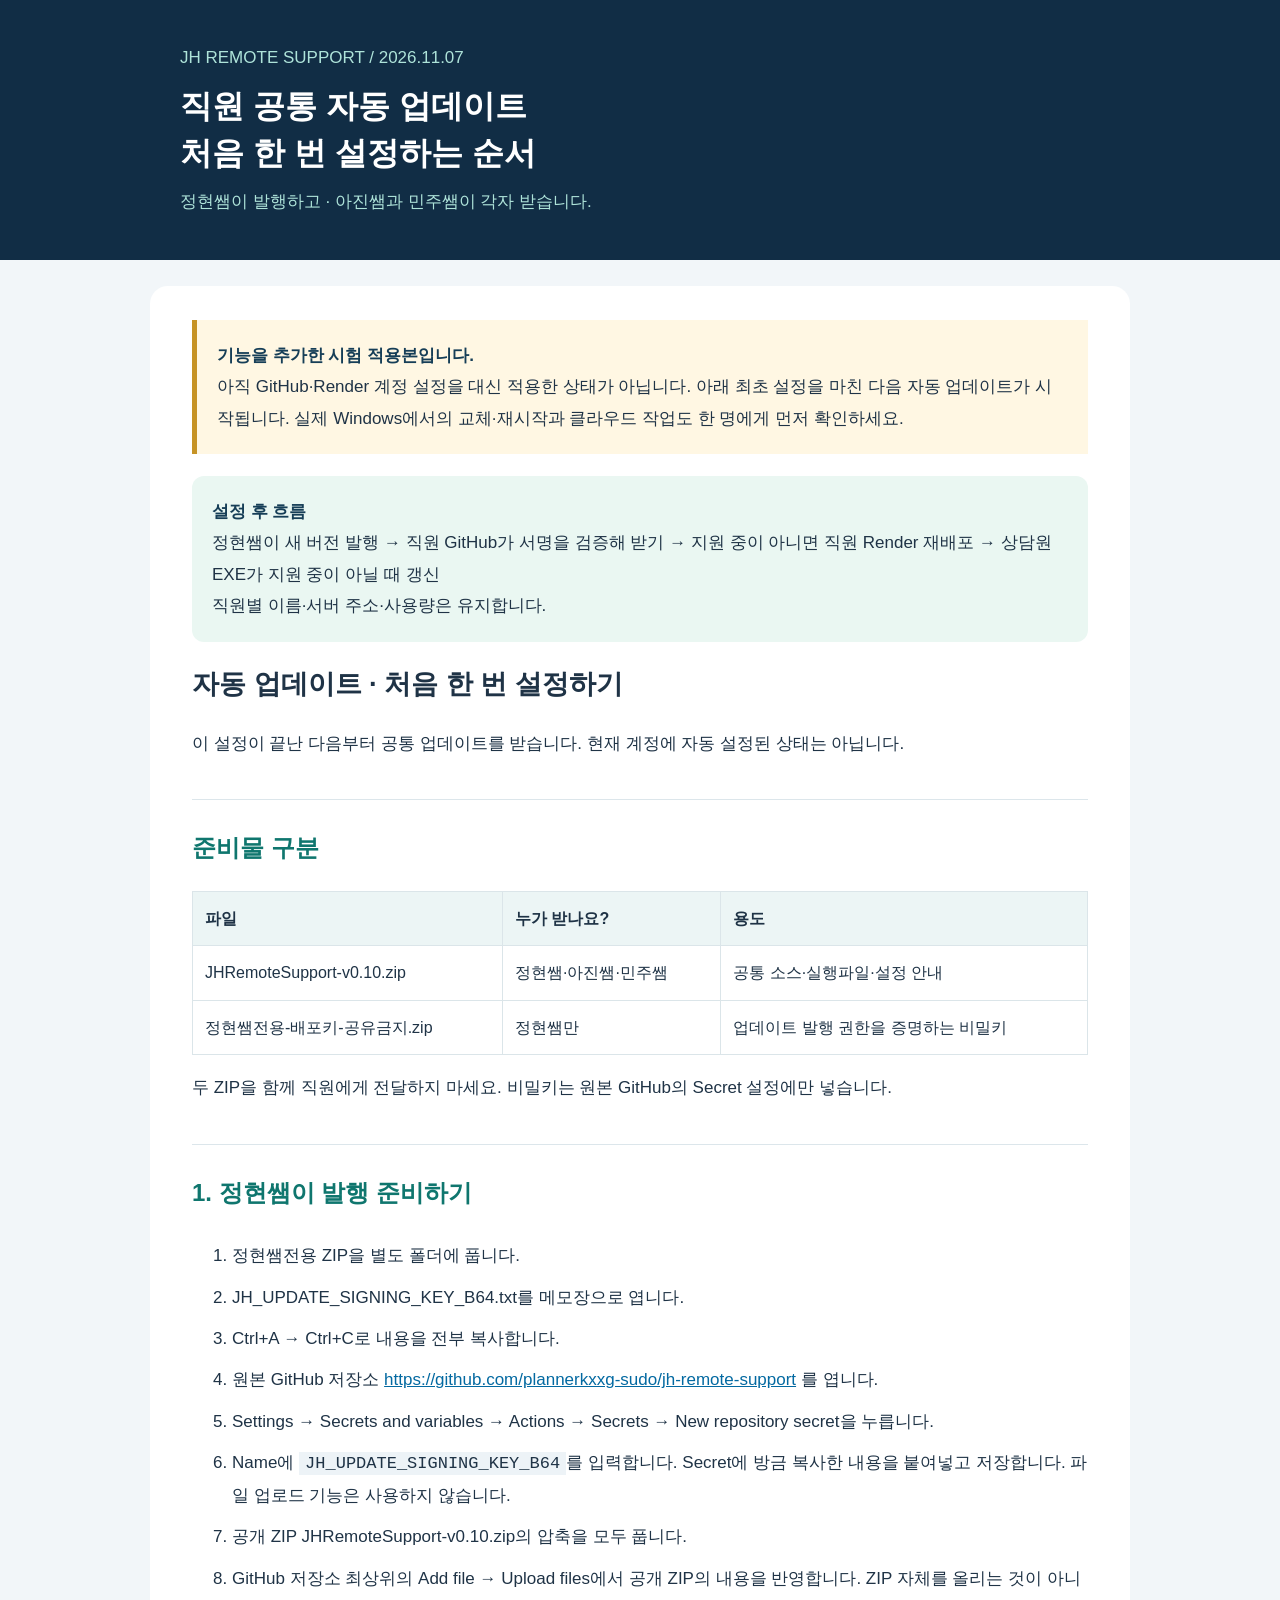
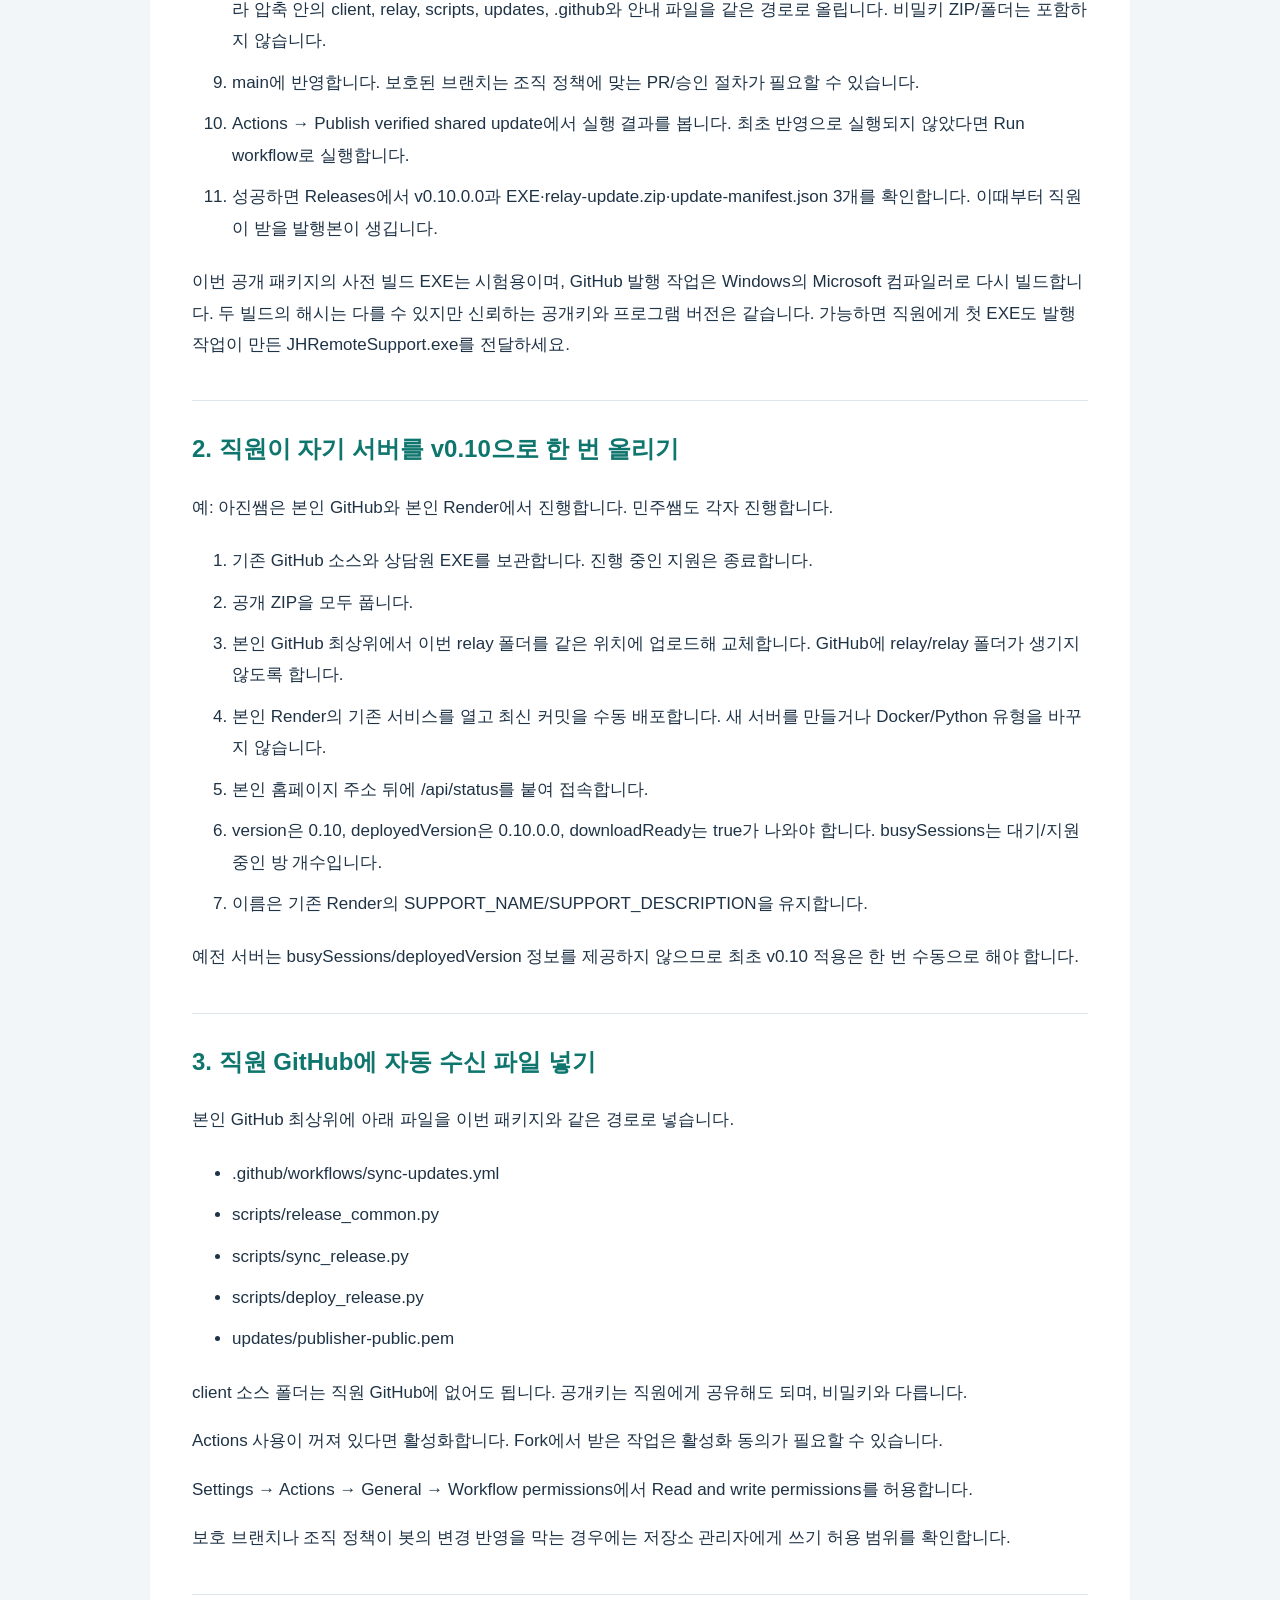
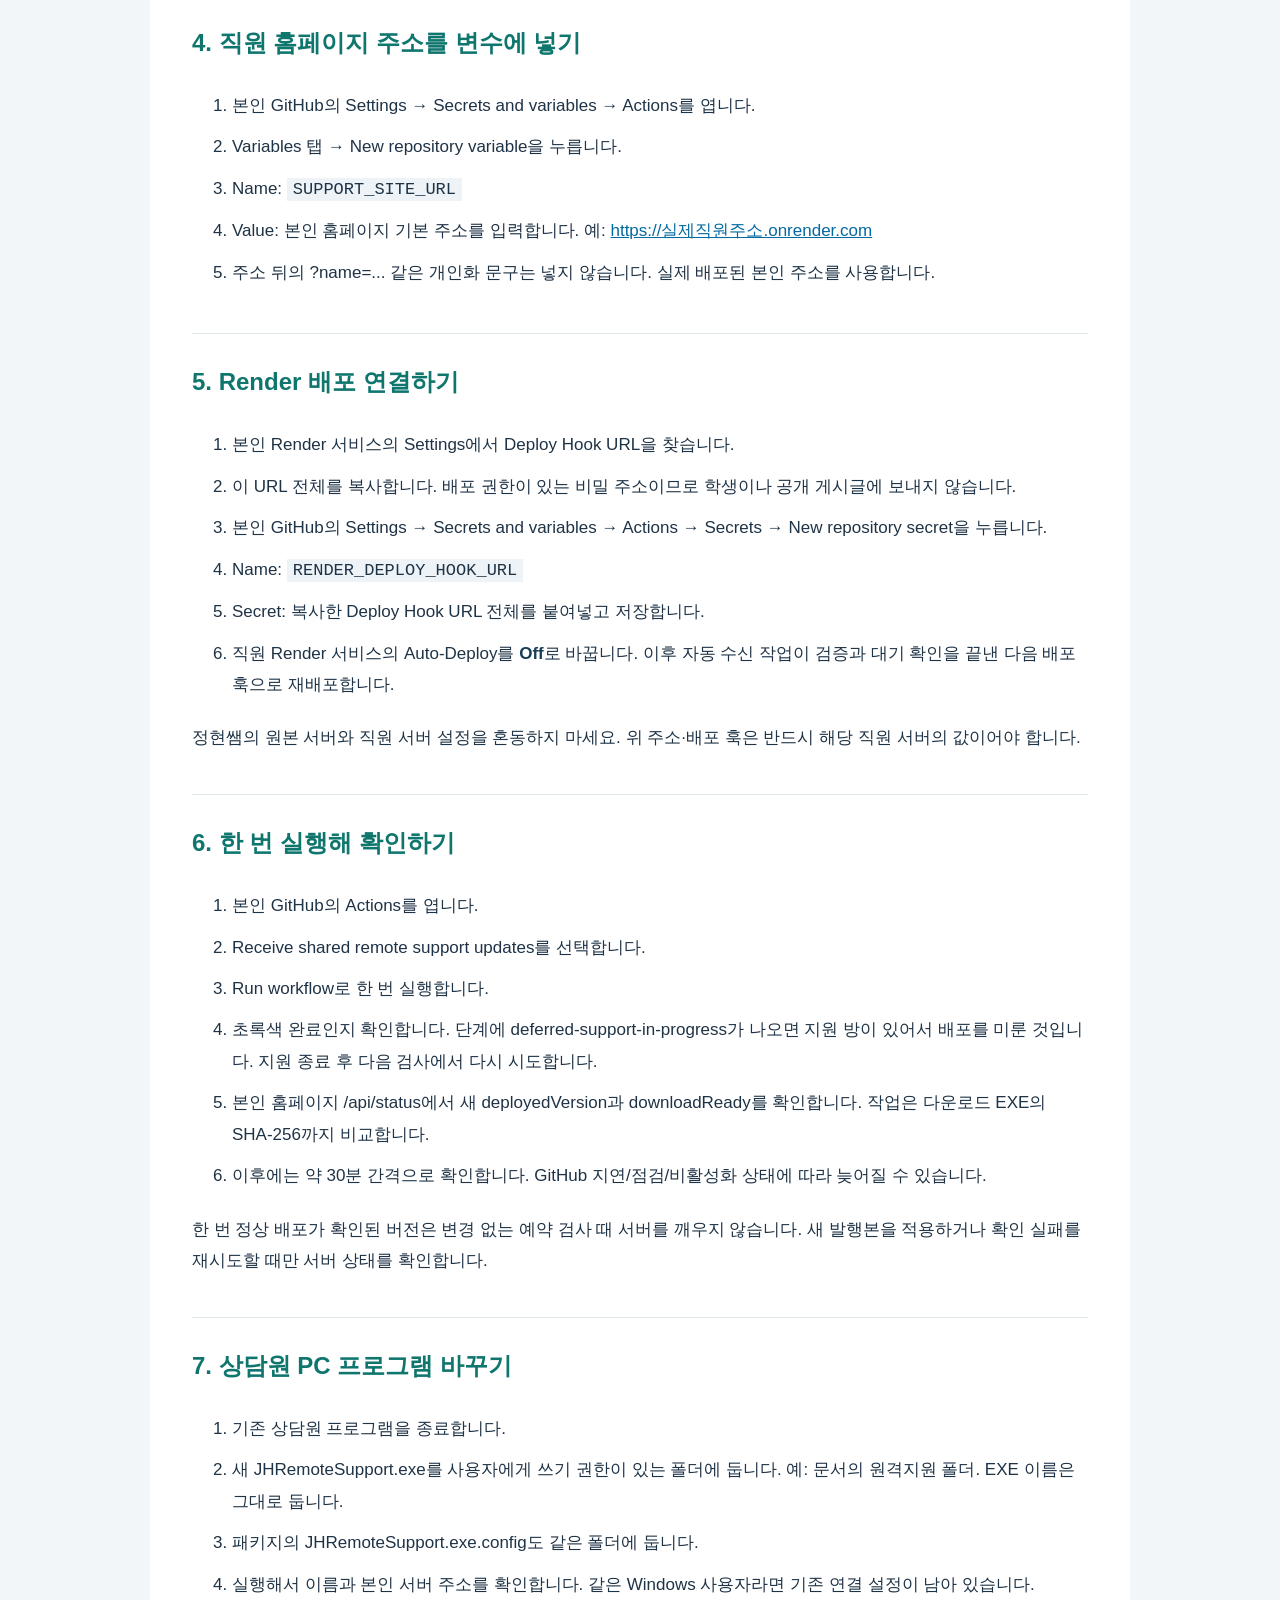
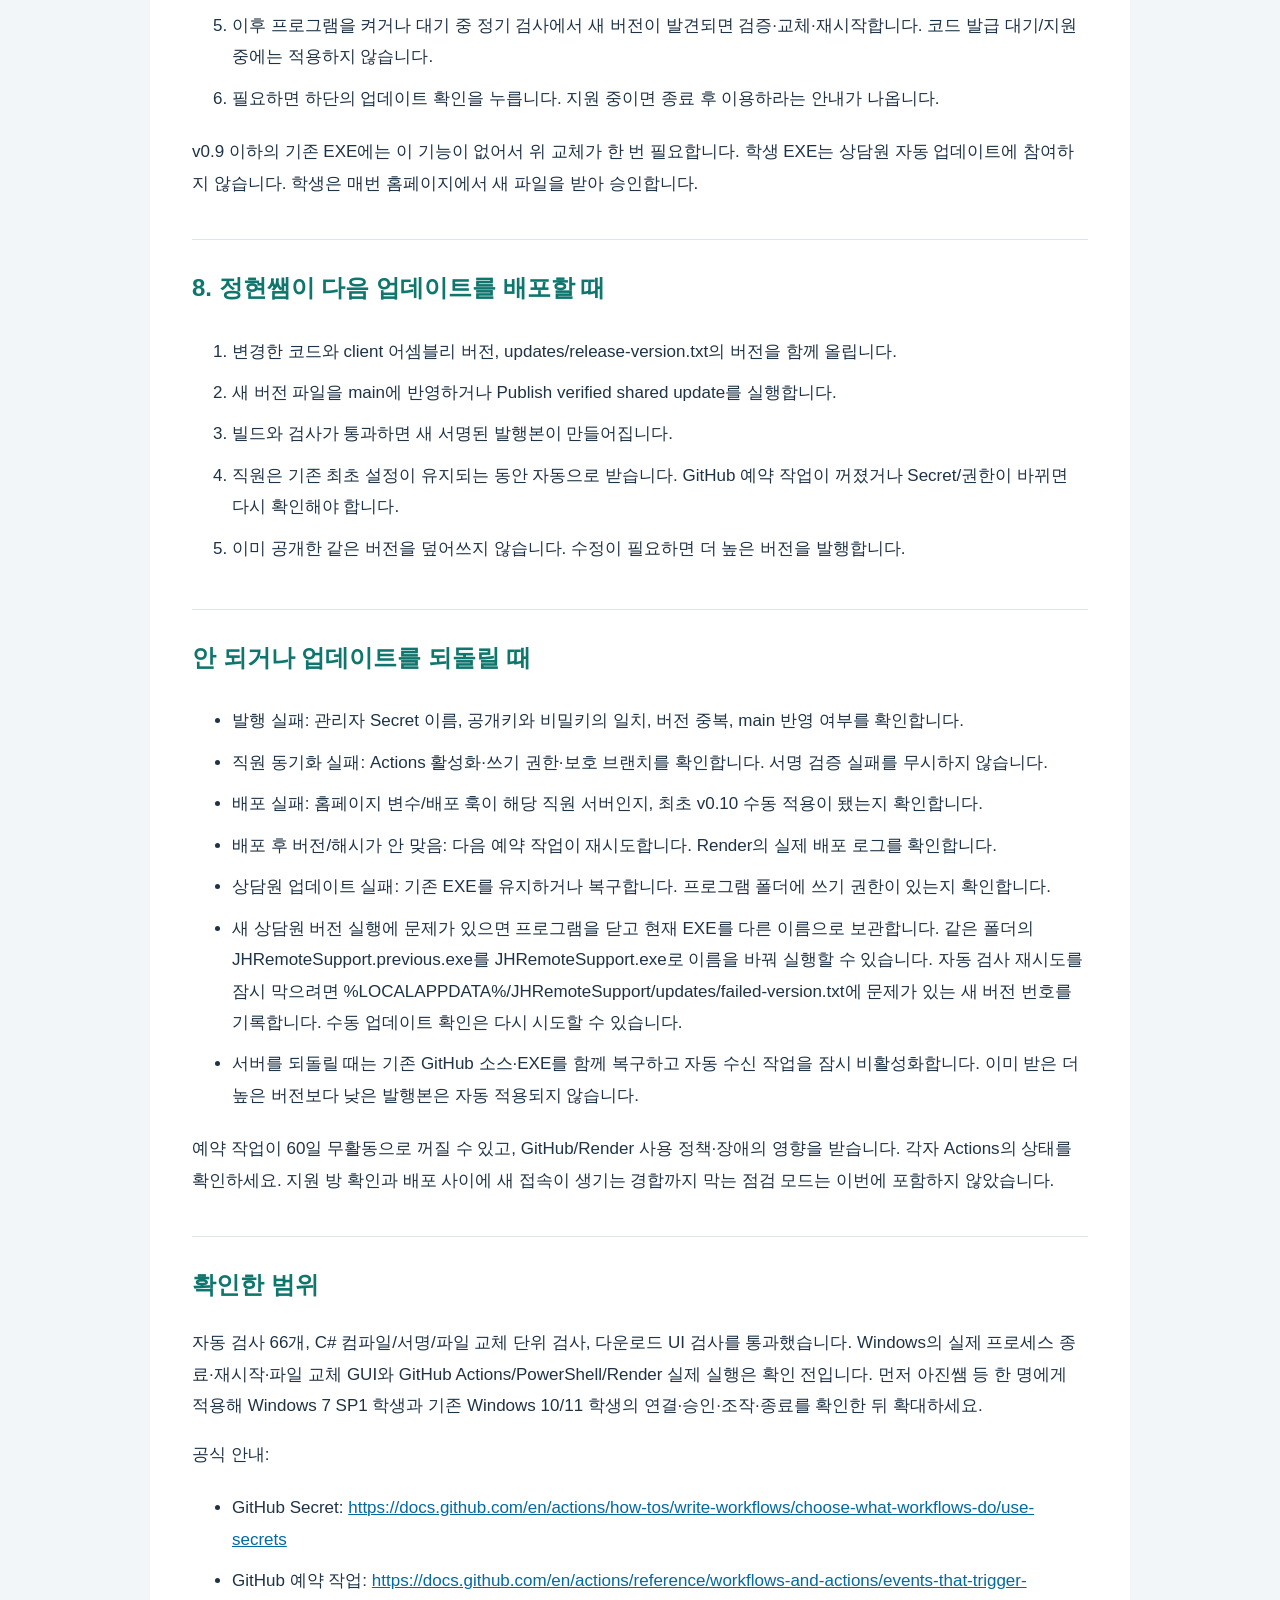
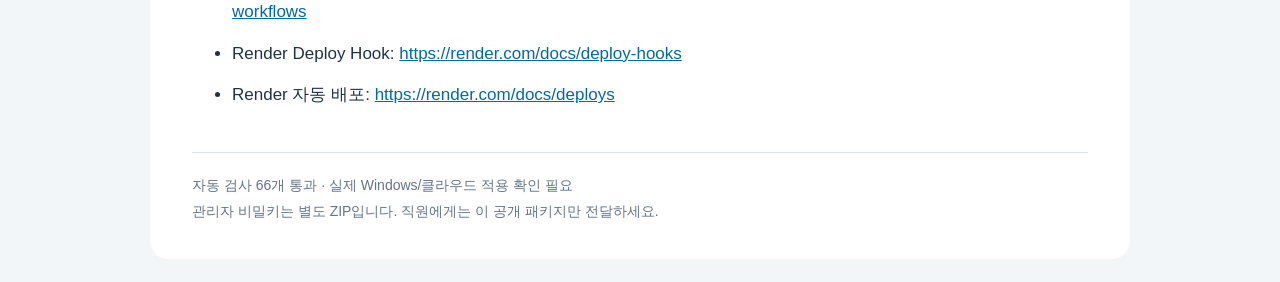
<file: 먼저읽어주세요.html>
<!doctype html><html lang="ko"><head><meta charset="utf-8"><meta name="viewport" content="width=device-width,initial-scale=1"><title>v0.10 직원 공통 자동 업데이트 설정</title><style>*{box-sizing:border-box}body{margin:0;background:#f2f6f9;color:#1f3346;font:17px/1.85 "Malgun Gothic",sans-serif}header{background:#112d45;color:white;padding:42px max(24px,calc((100% - 920px)/2))}header p{color:#aee3d9;margin:0}header h1{font-size:32px;line-height:1.45;margin:10px 0}main{max-width:980px;background:white;border-radius:18px;margin:26px auto;padding:34px 42px}h1{font-size:27px}h2{color:#0f766e;border-top:1px solid #dce6eb;padding-top:26px;margin-top:40px;font-size:24px}li{padding:5px 0}a{color:#0369a1;overflow-wrap:anywhere}code{background:#edf3f7;padding:2px 6px;overflow-wrap:anywhere}strong{color:#163e57}.notice{background:#fff7e3;border-left:5px solid #c69325;padding:20px;margin-bottom:22px}.flow{background:#eaf7f2;padding:20px;border-radius:12px}table{border-collapse:collapse;width:100%;font-size:16px}td,th{border:1px solid #dbe5e9;text-align:left;padding:12px}th{background:#ecf5f5}footer{font-size:14px;color:#64748b;border-top:1px solid #dbe5e9;padding-top:20px;margin-top:36px}@media(max-width:650px){main{margin:12px;padding:22px}header{padding:26px 22px}header h1{font-size:27px}td,th{padding:8px}}</style></head><body><header><p>JH REMOTE SUPPORT / 2026.11.07</p><h1>직원 공통 자동 업데이트<br>처음 한 번 설정하는 순서</h1><p>정현쌤이 발행하고 · 아진쌤과 민주쌤이 각자 받습니다.</p></header><main><div class="notice"><strong>기능을 추가한 시험 적용본입니다.</strong><br>아직 GitHub·Render 계정 설정을 대신 적용한 상태가 아닙니다. 아래 최초 설정을 마친 다음 자동 업데이트가 시작됩니다. 실제 Windows에서의 교체·재시작과 클라우드 작업도 한 명에게 먼저 확인하세요.</div><div class="flow"><strong>설정 후 흐름</strong><br>정현쌤이 새 버전 발행 → 직원 GitHub가 서명을 검증해 받기 → 지원 중이 아니면 직원 Render 재배포 → 상담원 EXE가 지원 중이 아닐 때 갱신<br>직원별 이름·서버 주소·사용량은 유지합니다.</div><h1>자동 업데이트 · 처음 한 번 설정하기</h1><p>이 설정이 끝난 다음부터 공통 업데이트를 받습니다. 현재 계정에 자동 설정된 상태는 아닙니다.</p><h2>준비물 구분</h2><table><tr><th>파일</th><th>누가 받나요?</th><th>용도</th></tr><tr><td>JHRemoteSupport-v0.10.zip</td><td>정현쌤·아진쌤·민주쌤</td><td>공통 소스·실행파일·설정 안내</td></tr><tr><td>정현쌤전용-배포키-공유금지.zip</td><td>정현쌤만</td><td>업데이트 발행 권한을 증명하는 비밀키</td></tr></table><p>두 ZIP을 함께 직원에게 전달하지 마세요. 비밀키는 원본 GitHub의 Secret 설정에만 넣습니다.</p><h2>1. 정현쌤이 발행 준비하기</h2><ol><li>정현쌤전용 ZIP을 별도 폴더에 풉니다.</li><li>JH_UPDATE_SIGNING_KEY_B64.txt를 메모장으로 엽니다.</li><li>Ctrl+A → Ctrl+C로 내용을 전부 복사합니다.</li><li>원본 GitHub 저장소 <a href="https://github.com/plannerkxxg-sudo/jh-remote-support">https://github.com/plannerkxxg-sudo/jh-remote-support</a> 를 엽니다.</li><li>Settings → Secrets and variables → Actions → Secrets → New repository secret을 누릅니다.</li><li>Name에 <code>JH_UPDATE_SIGNING_KEY_B64</code>를 입력합니다. Secret에 방금 복사한 내용을 붙여넣고 저장합니다. 파일 업로드 기능은 사용하지 않습니다.</li><li>공개 ZIP JHRemoteSupport-v0.10.zip의 압축을 모두 풉니다.</li><li>GitHub 저장소 최상위의 Add file → Upload files에서 공개 ZIP의 내용을 반영합니다. ZIP 자체를 올리는 것이 아니라 압축 안의 client, relay, scripts, updates, .github와 안내 파일을 같은 경로로 올립니다. 비밀키 ZIP/폴더는 포함하지 않습니다.</li><li>main에 반영합니다. 보호된 브랜치는 조직 정책에 맞는 PR/승인 절차가 필요할 수 있습니다.</li><li>Actions → Publish verified shared update에서 실행 결과를 봅니다. 최초 반영으로 실행되지 않았다면 Run workflow로 실행합니다.</li><li>성공하면 Releases에서 v0.10.0.0과 EXE·relay-update.zip·update-manifest.json 3개를 확인합니다. 이때부터 직원이 받을 발행본이 생깁니다.</li></ol><p>이번 공개 패키지의 사전 빌드 EXE는 시험용이며, GitHub 발행 작업은 Windows의 Microsoft 컴파일러로 다시 빌드합니다. 두 빌드의 해시는 다를 수 있지만 신뢰하는 공개키와 프로그램 버전은 같습니다. 가능하면 직원에게 첫 EXE도 발행 작업이 만든 JHRemoteSupport.exe를 전달하세요.</p><h2>2. 직원이 자기 서버를 v0.10으로 한 번 올리기</h2><p>예: 아진쌤은 본인 GitHub와 본인 Render에서 진행합니다. 민주쌤도 각자 진행합니다.</p><ol><li>기존 GitHub 소스와 상담원 EXE를 보관합니다. 진행 중인 지원은 종료합니다.</li><li>공개 ZIP을 모두 풉니다.</li><li>본인 GitHub 최상위에서 이번 relay 폴더를 같은 위치에 업로드해 교체합니다. GitHub에 relay/relay 폴더가 생기지 않도록 합니다.</li><li>본인 Render의 기존 서비스를 열고 최신 커밋을 수동 배포합니다. 새 서버를 만들거나 Docker/Python 유형을 바꾸지 않습니다.</li><li>본인 홈페이지 주소 뒤에 /api/status를 붙여 접속합니다.</li><li>version은 0.10, deployedVersion은 0.10.0.0, downloadReady는 true가 나와야 합니다. busySessions는 대기/지원 중인 방 개수입니다.</li><li>이름은 기존 Render의 SUPPORT_NAME/SUPPORT_DESCRIPTION을 유지합니다.</li></ol><p>예전 서버는 busySessions/deployedVersion 정보를 제공하지 않으므로 최초 v0.10 적용은 한 번 수동으로 해야 합니다.</p><h2>3. 직원 GitHub에 자동 수신 파일 넣기</h2><p>본인 GitHub 최상위에 아래 파일을 이번 패키지와 같은 경로로 넣습니다.</p><ul><li>.github/workflows/sync-updates.yml</li><li>scripts/release_common.py</li><li>scripts/sync_release.py</li><li>scripts/deploy_release.py</li><li>updates/publisher-public.pem</li></ul><p>client 소스 폴더는 직원 GitHub에 없어도 됩니다. 공개키는 직원에게 공유해도 되며, 비밀키와 다릅니다.</p><p>Actions 사용이 꺼져 있다면 활성화합니다. Fork에서 받은 작업은 활성화 동의가 필요할 수 있습니다.</p><p>Settings → Actions → General → Workflow permissions에서 Read and write permissions를 허용합니다.</p><p>보호 브랜치나 조직 정책이 봇의 변경 반영을 막는 경우에는 저장소 관리자에게 쓰기 허용 범위를 확인합니다.</p><h2>4. 직원 홈페이지 주소를 변수에 넣기</h2><ol><li>본인 GitHub의 Settings → Secrets and variables → Actions를 엽니다.</li><li>Variables 탭 → New repository variable을 누릅니다.</li><li>Name: <code>SUPPORT_SITE_URL</code></li><li>Value: 본인 홈페이지 기본 주소를 입력합니다. 예: <a href="https://실제직원주소.onrender.com">https://실제직원주소.onrender.com</a></li><li>주소 뒤의 ?name=... 같은 개인화 문구는 넣지 않습니다. 실제 배포된 본인 주소를 사용합니다.</li></ol><h2>5. Render 배포 연결하기</h2><ol><li>본인 Render 서비스의 Settings에서 Deploy Hook URL을 찾습니다.</li><li>이 URL 전체를 복사합니다. 배포 권한이 있는 비밀 주소이므로 학생이나 공개 게시글에 보내지 않습니다.</li><li>본인 GitHub의 Settings → Secrets and variables → Actions → Secrets → New repository secret을 누릅니다.</li><li>Name: <code>RENDER_DEPLOY_HOOK_URL</code></li><li>Secret: 복사한 Deploy Hook URL 전체를 붙여넣고 저장합니다.</li><li>직원 Render 서비스의 Auto-Deploy를 <strong>Off</strong>로 바꿉니다. 이후 자동 수신 작업이 검증과 대기 확인을 끝낸 다음 배포 훅으로 재배포합니다.</li></ol><p>정현쌤의 원본 서버와 직원 서버 설정을 혼동하지 마세요. 위 주소·배포 훅은 반드시 해당 직원 서버의 값이어야 합니다.</p><h2>6. 한 번 실행해 확인하기</h2><ol><li>본인 GitHub의 Actions를 엽니다.</li><li>Receive shared remote support updates를 선택합니다.</li><li>Run workflow로 한 번 실행합니다.</li><li>초록색 완료인지 확인합니다. 단계에 deferred-support-in-progress가 나오면 지원 방이 있어서 배포를 미룬 것입니다. 지원 종료 후 다음 검사에서 다시 시도합니다.</li><li>본인 홈페이지 /api/status에서 새 deployedVersion과 downloadReady를 확인합니다. 작업은 다운로드 EXE의 SHA-256까지 비교합니다.</li><li>이후에는 약 30분 간격으로 확인합니다. GitHub 지연/점검/비활성화 상태에 따라 늦어질 수 있습니다.</li></ol><p>한 번 정상 배포가 확인된 버전은 변경 없는 예약 검사 때 서버를 깨우지 않습니다. 새 발행본을 적용하거나 확인 실패를 재시도할 때만 서버 상태를 확인합니다.</p><h2>7. 상담원 PC 프로그램 바꾸기</h2><ol><li>기존 상담원 프로그램을 종료합니다.</li><li>새 JHRemoteSupport.exe를 사용자에게 쓰기 권한이 있는 폴더에 둡니다. 예: 문서의 원격지원 폴더. EXE 이름은 그대로 둡니다.</li><li>패키지의 JHRemoteSupport.exe.config도 같은 폴더에 둡니다.</li><li>실행해서 이름과 본인 서버 주소를 확인합니다. 같은 Windows 사용자라면 기존 연결 설정이 남아 있습니다.</li><li>이후 프로그램을 켜거나 대기 중 정기 검사에서 새 버전이 발견되면 검증·교체·재시작합니다. 코드 발급 대기/지원 중에는 적용하지 않습니다.</li><li>필요하면 하단의 업데이트 확인을 누릅니다. 지원 중이면 종료 후 이용하라는 안내가 나옵니다.</li></ol><p>v0.9 이하의 기존 EXE에는 이 기능이 없어서 위 교체가 한 번 필요합니다. 학생 EXE는 상담원 자동 업데이트에 참여하지 않습니다. 학생은 매번 홈페이지에서 새 파일을 받아 승인합니다.</p><h2>8. 정현쌤이 다음 업데이트를 배포할 때</h2><ol><li>변경한 코드와 client 어셈블리 버전, updates/release-version.txt의 버전을 함께 올립니다.</li><li>새 버전 파일을 main에 반영하거나 Publish verified shared update를 실행합니다.</li><li>빌드와 검사가 통과하면 새 서명된 발행본이 만들어집니다.</li><li>직원은 기존 최초 설정이 유지되는 동안 자동으로 받습니다. GitHub 예약 작업이 꺼졌거나 Secret/권한이 바뀌면 다시 확인해야 합니다.</li><li>이미 공개한 같은 버전을 덮어쓰지 않습니다. 수정이 필요하면 더 높은 버전을 발행합니다.</li></ol><h2>안 되거나 업데이트를 되돌릴 때</h2><ul><li>발행 실패: 관리자 Secret 이름, 공개키와 비밀키의 일치, 버전 중복, main 반영 여부를 확인합니다.</li><li>직원 동기화 실패: Actions 활성화·쓰기 권한·보호 브랜치를 확인합니다. 서명 검증 실패를 무시하지 않습니다.</li><li>배포 실패: 홈페이지 변수/배포 훅이 해당 직원 서버인지, 최초 v0.10 수동 적용이 됐는지 확인합니다.</li><li>배포 후 버전/해시가 안 맞음: 다음 예약 작업이 재시도합니다. Render의 실제 배포 로그를 확인합니다.</li><li>상담원 업데이트 실패: 기존 EXE를 유지하거나 복구합니다. 프로그램 폴더에 쓰기 권한이 있는지 확인합니다.</li><li>새 상담원 버전 실행에 문제가 있으면 프로그램을 닫고 현재 EXE를 다른 이름으로 보관합니다. 같은 폴더의 JHRemoteSupport.previous.exe를 JHRemoteSupport.exe로 이름을 바꿔 실행할 수 있습니다. 자동 검사 재시도를 잠시 막으려면 %LOCALAPPDATA%/JHRemoteSupport/updates/failed-version.txt에 문제가 있는 새 버전 번호를 기록합니다. 수동 업데이트 확인은 다시 시도할 수 있습니다.</li><li>서버를 되돌릴 때는 기존 GitHub 소스·EXE를 함께 복구하고 자동 수신 작업을 잠시 비활성화합니다. 이미 받은 더 높은 버전보다 낮은 발행본은 자동 적용되지 않습니다.</li></ul><p>예약 작업이 60일 무활동으로 꺼질 수 있고, GitHub/Render 사용 정책·장애의 영향을 받습니다. 각자 Actions의 상태를 확인하세요. 지원 방 확인과 배포 사이에 새 접속이 생기는 경합까지 막는 점검 모드는 이번에 포함하지 않았습니다.</p><h2>확인한 범위</h2><p>자동 검사 66개, C# 컴파일/서명/파일 교체 단위 검사, 다운로드 UI 검사를 통과했습니다. Windows의 실제 프로세스 종료·재시작·파일 교체 GUI와 GitHub Actions/PowerShell/Render 실제 실행은 확인 전입니다. 먼저 아진쌤 등 한 명에게 적용해 Windows 7 SP1 학생과 기존 Windows 10/11 학생의 연결·승인·조작·종료를 확인한 뒤 확대하세요.</p><p>공식 안내:</p><ul><li>GitHub Secret: <a href="https://docs.github.com/en/actions/how-tos/write-workflows/choose-what-workflows-do/use-secrets">https://docs.github.com/en/actions/how-tos/write-workflows/choose-what-workflows-do/use-secrets</a></li><li>GitHub 예약 작업: <a href="https://docs.github.com/en/actions/reference/workflows-and-actions/events-that-trigger-workflows">https://docs.github.com/en/actions/reference/workflows-and-actions/events-that-trigger-workflows</a></li><li>Render Deploy Hook: <a href="https://render.com/docs/deploy-hooks">https://render.com/docs/deploy-hooks</a></li><li>Render 자동 배포: <a href="https://render.com/docs/deploys">https://render.com/docs/deploys</a></li></ul><footer>자동 검사 66개 통과 · 실제 Windows/클라우드 적용 확인 필요<br>관리자 비밀키는 별도 ZIP입니다. 직원에게는 이 공개 패키지만 전달하세요.</footer></main></body></html>
</file>
